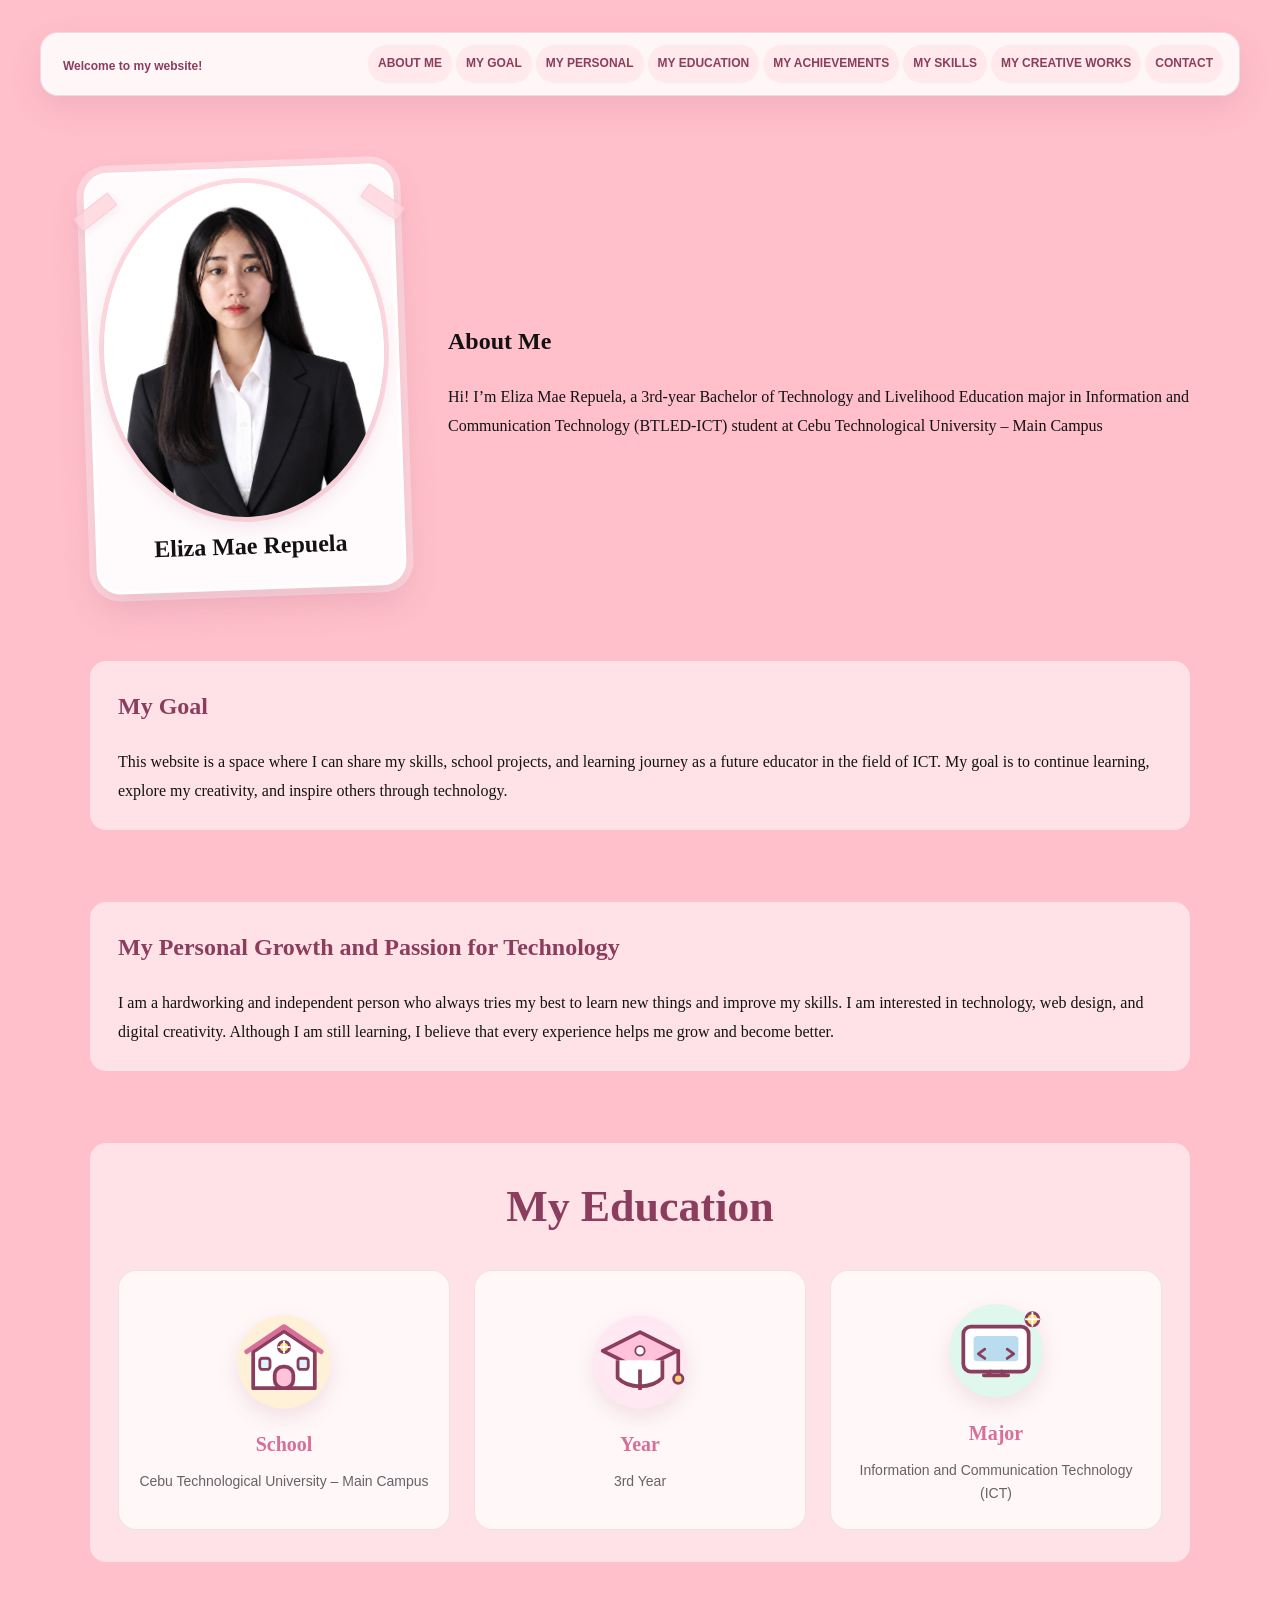
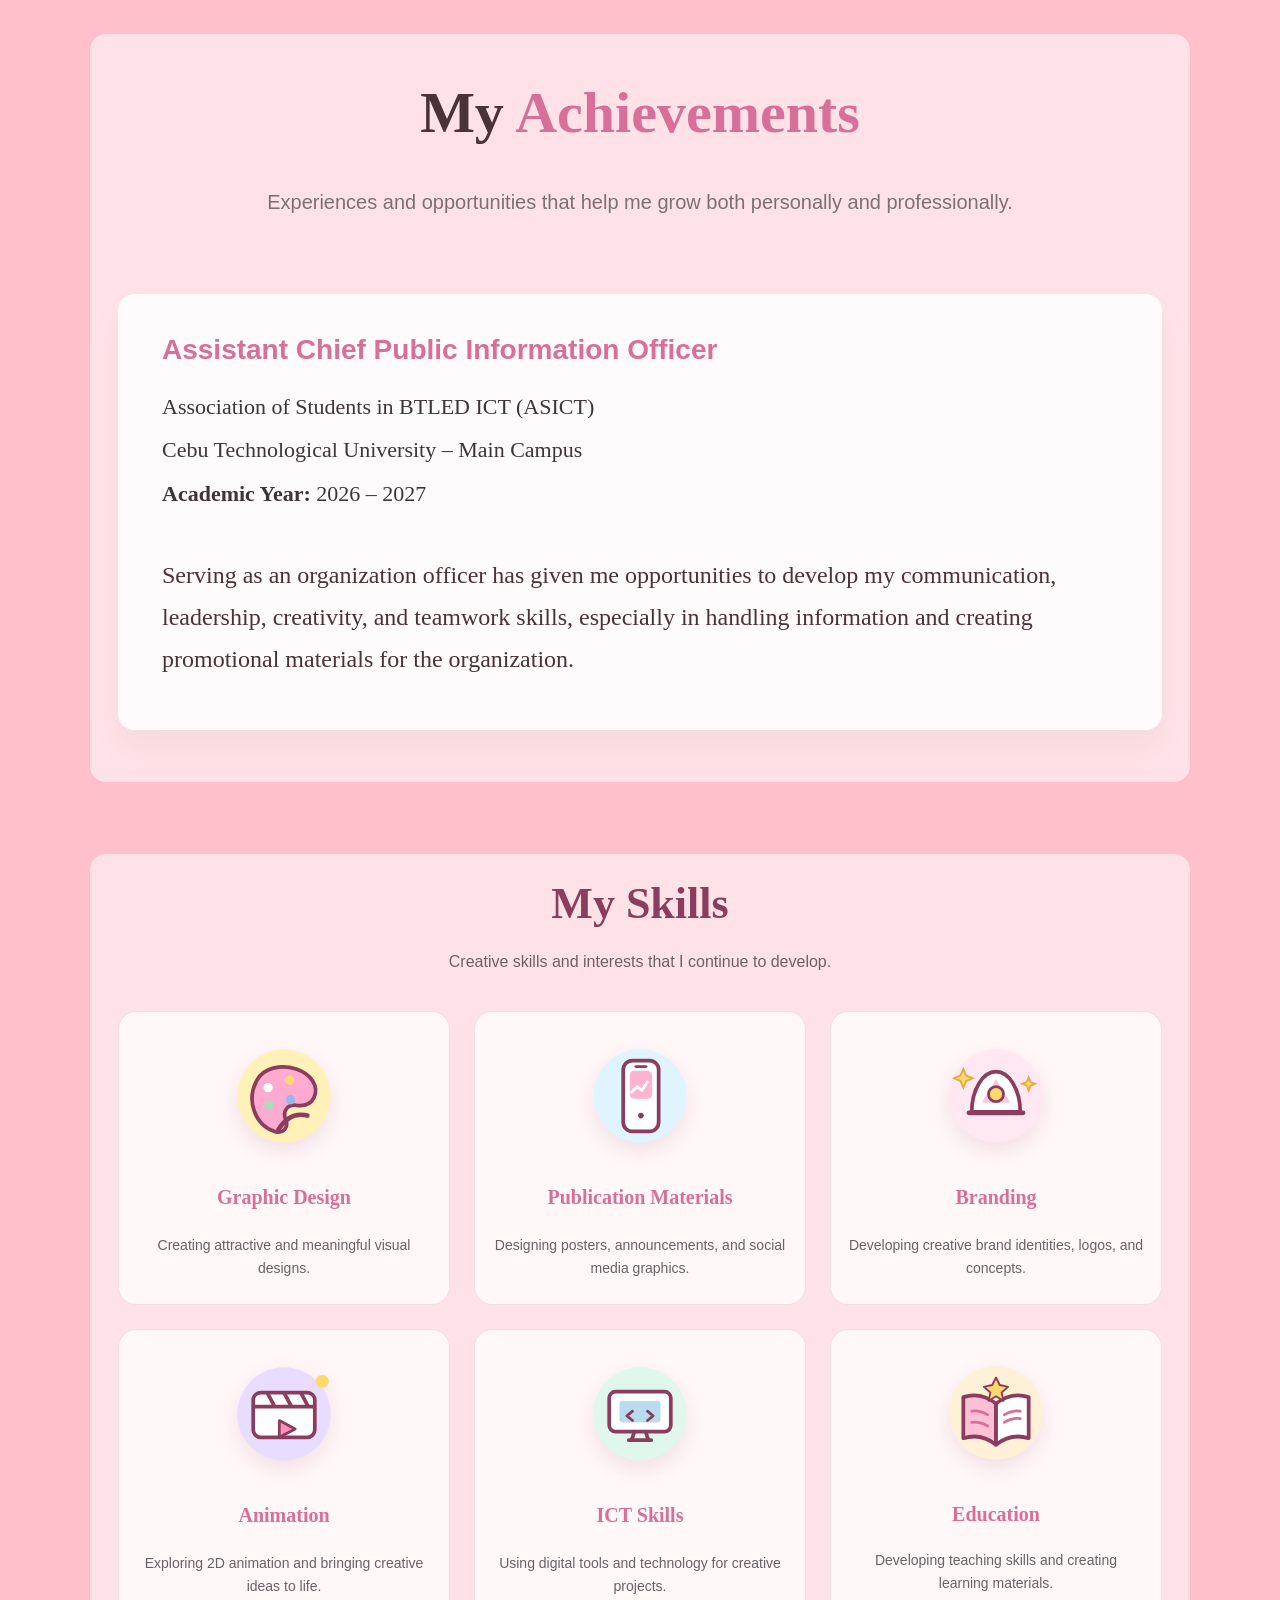
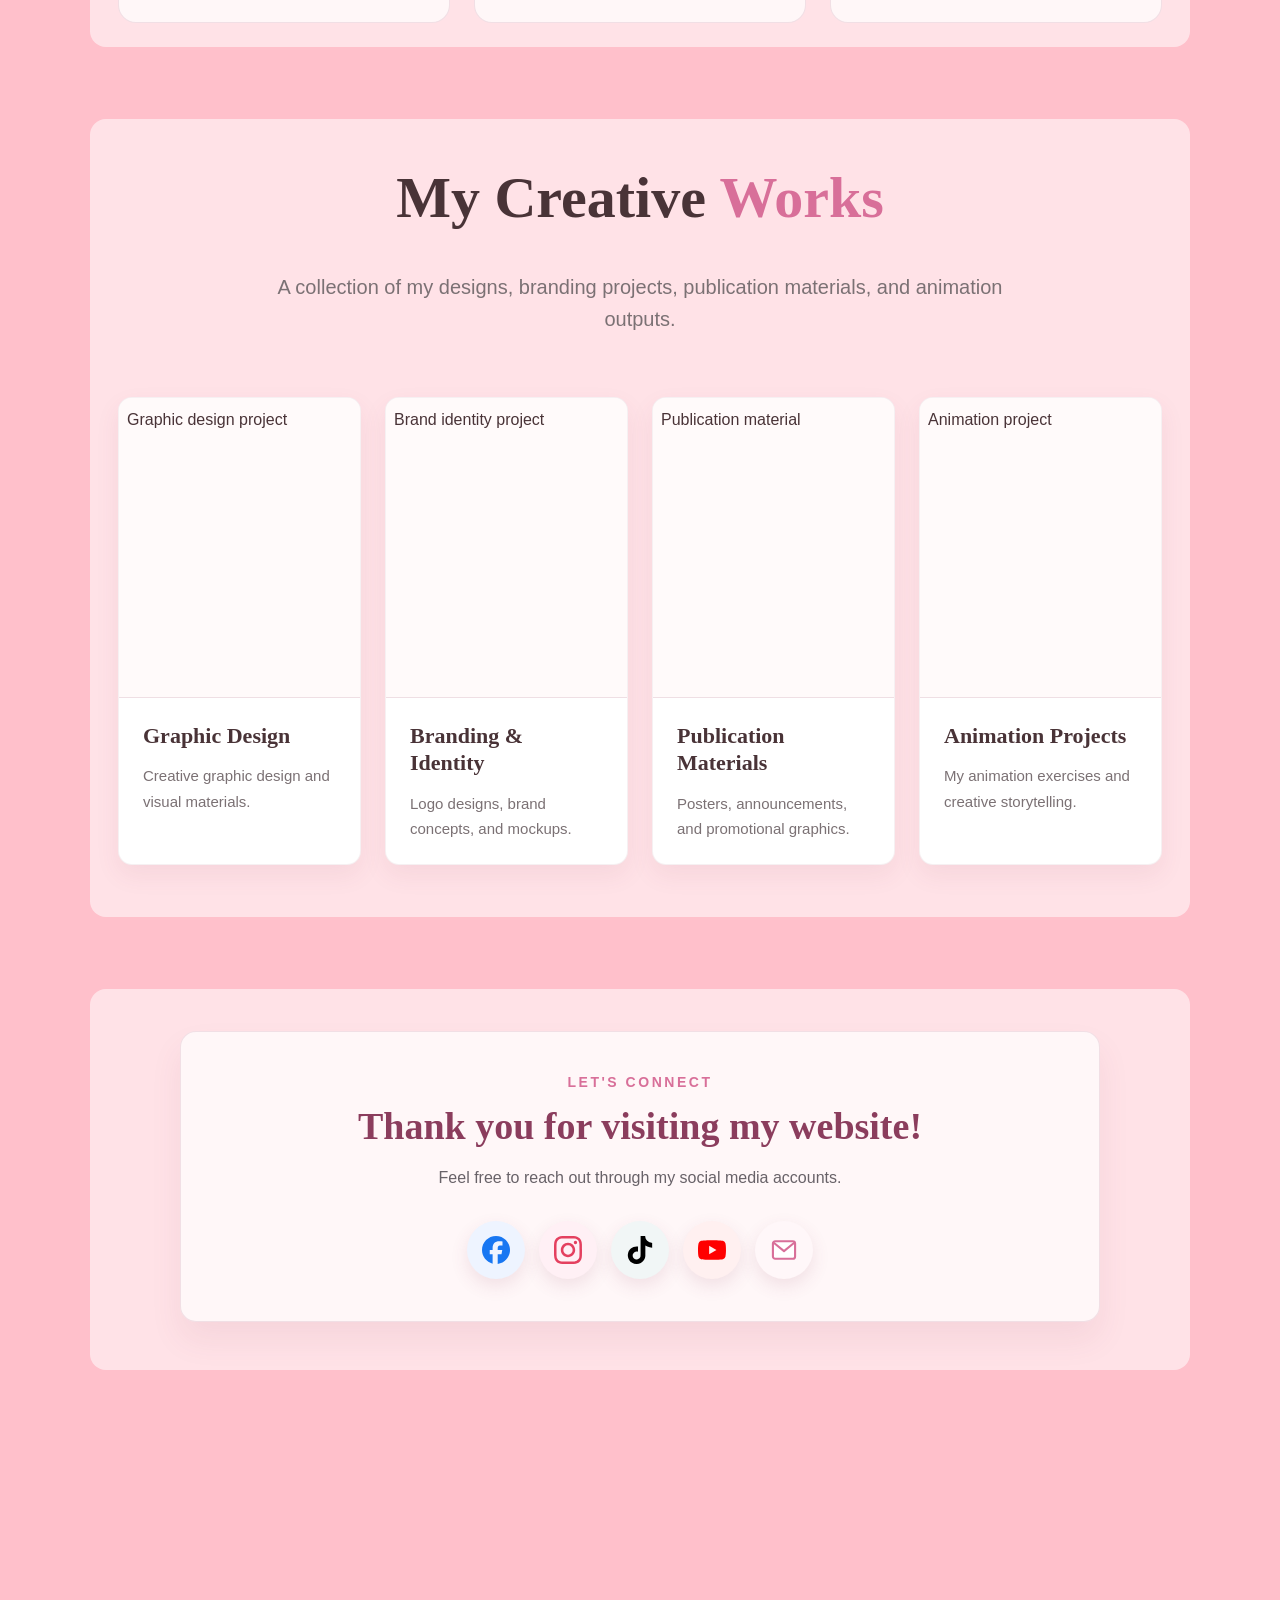
<file: index.html>
<!doctype html>
<html lang="en">
<head>
    <meta charset="utf-8">
    <meta name="viewport" content="width=device-width, initial-scale=1">
    <meta http-equiv="refresh" content="0; url=Eliza/eliza.html">
    <title>Eliza Mae Repuela</title>
</head>
<body>
    <p><a href="Eliza/eliza.html">Open Eliza Mae Repuela's website</a></p>
</body>
</html>
</file>
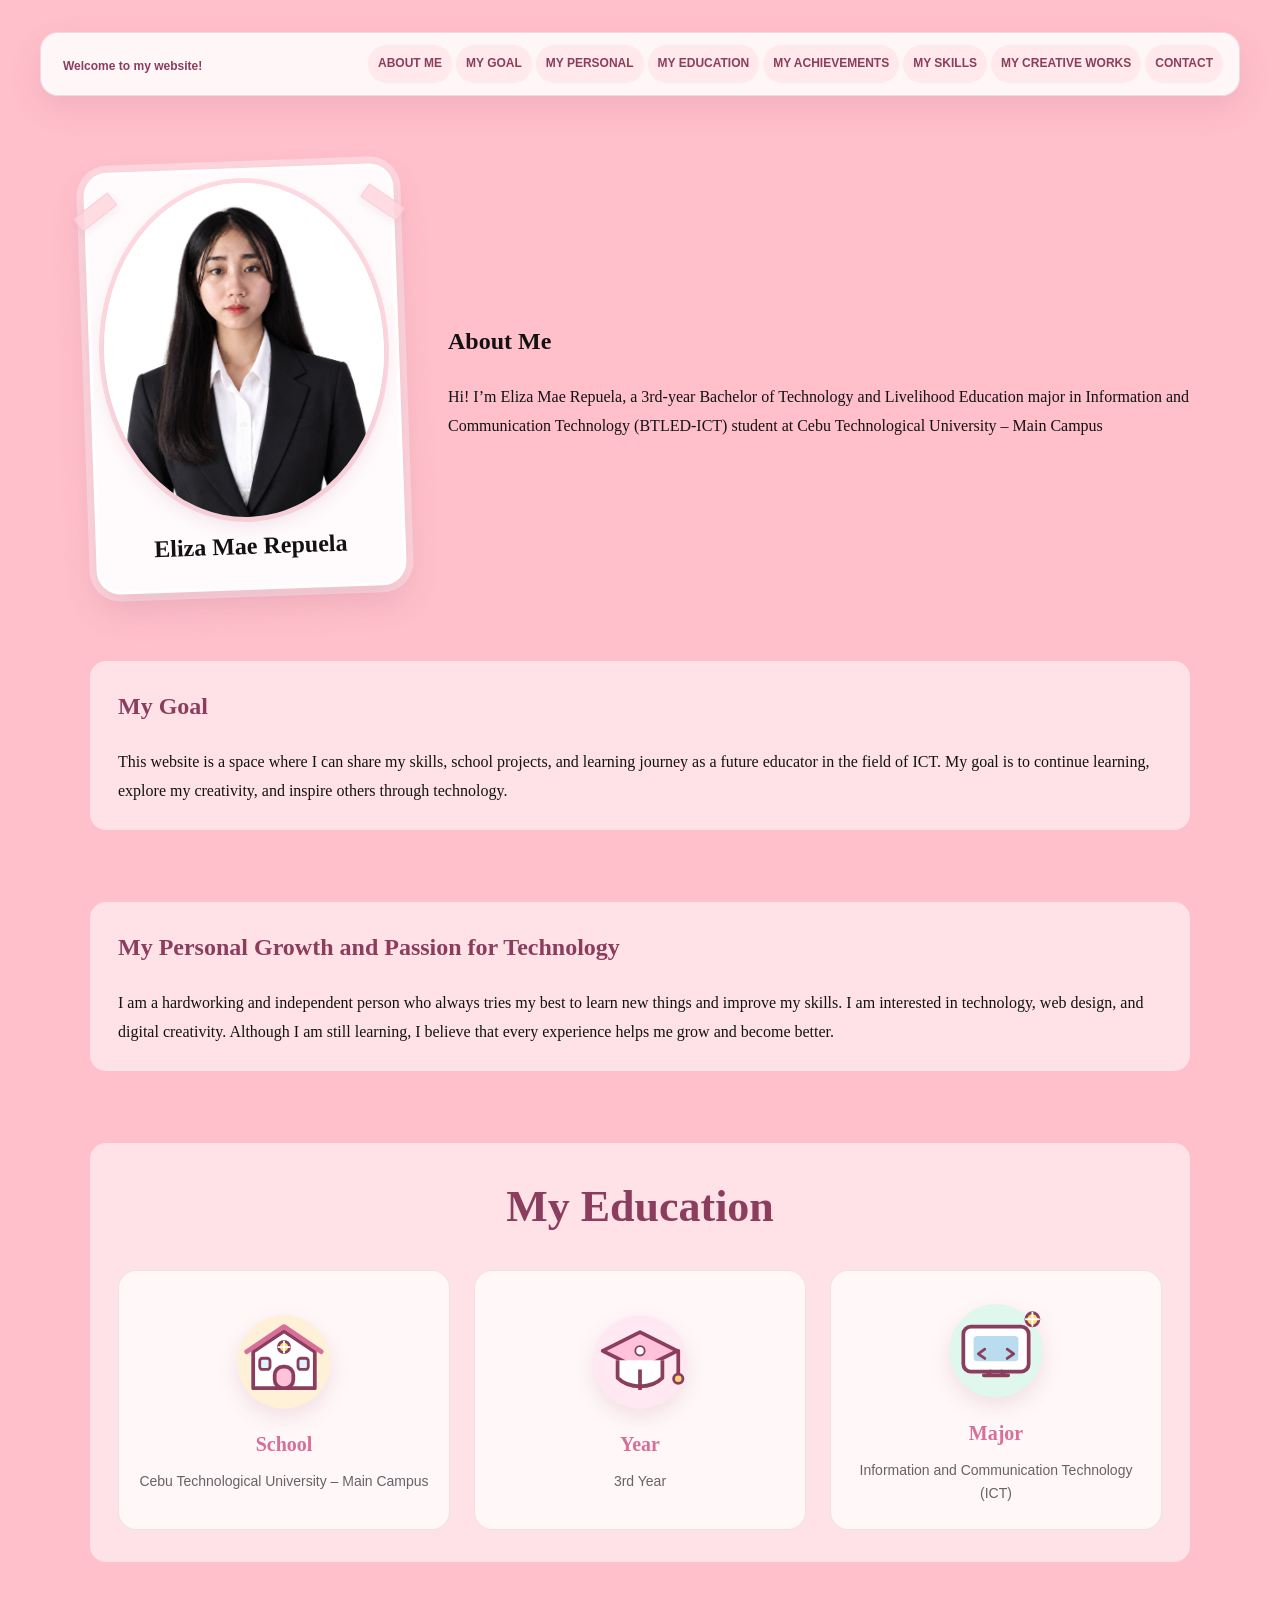
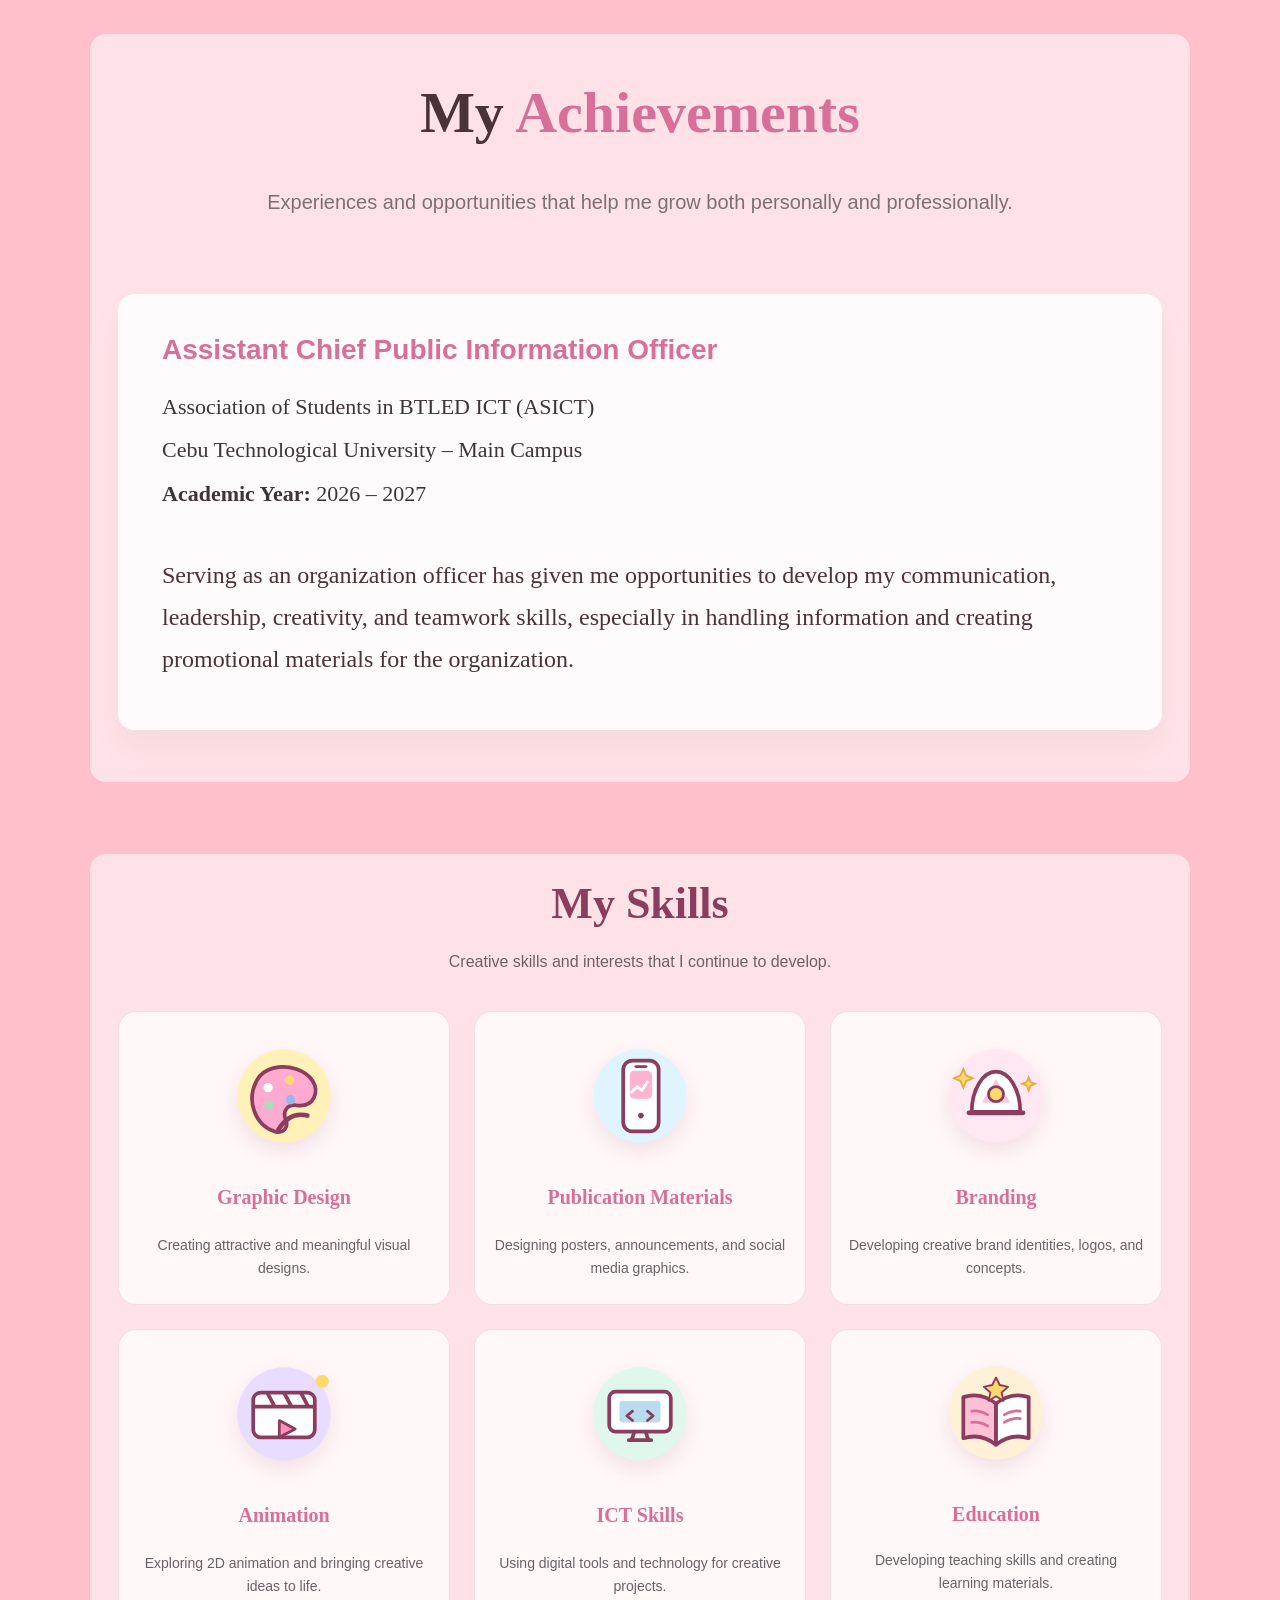
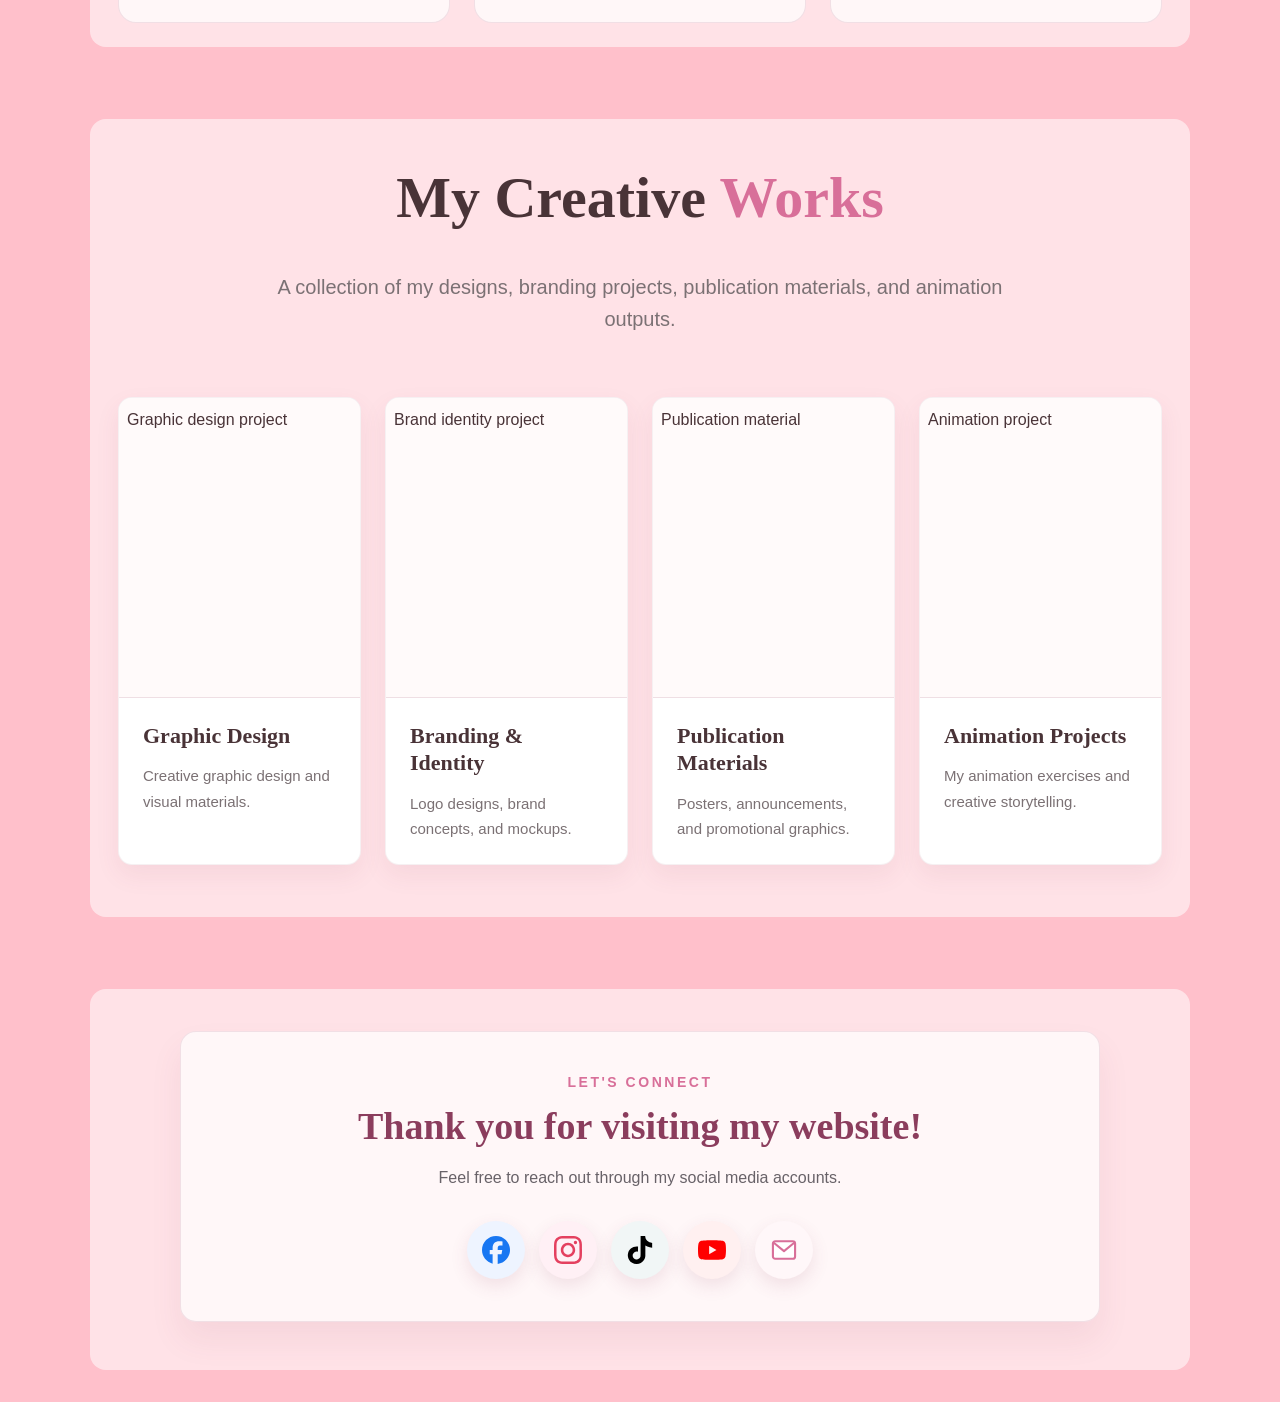
<file: Eliza/eliza.html>
<!DOCTYPE html>
<html lang="en">
<head>
    <meta charset="UTF-8">
    <meta name="viewport" content="width=device-width, initial-scale=1.0">
    <title>Eliza Mae Repuela</title>
    <link rel="stylesheet" href="Eliza.css">
    <script src="Eliza.js" defer></script>
</head>
<body>
    <header>
        <p><a class="brand" href="#about" aria-label="Go to About Me">Welcome to my website!</a></p>
        <button class="menu-toggle" type="button" aria-expanded="false" aria-controls="main-navigation">
            <span></span>
            <span></span>
            <span></span>
            <span class="menu-label">Menu</span>
        </button>
        <nav id="main-navigation" aria-label="Main navigation">
            <a href="#about">ABOUT ME</a>
            <a href="#goal">MY GOAL</a>
            <a href="#personal">MY PERSONAL</a>
            <a href="#education">MY EDUCATION</a>
            <a href="#achievements">MY ACHIEVEMENTS</a>
            <a href="#skills">MY SKILLS</a>
            <a href="#creative-works">MY CREATIVE WORKS</a>
            <a href="#contact">CONTACT</a>
        </nav>
    </header>
    <main>
        <section class="about" id="about">
            <div class="about-main">
                <div class="about-text">
                    <h2>About Me</h2>
                    <p>Hi! I’m Eliza Mae Repuela, a 3rd-year Bachelor of Technology and Livelihood Education major in Information and Communication Technology (BTLED-ICT) student at Cebu Technological University – Main Campus</p>
                </div>
                <figure class="profile">
                    <img src="Eliza.jpg" alt="person Eliza Mae Repuela">
                    <figcaption>
                        <h1>Eliza Mae Repuela</h1>
                    </figcaption>
                </figure>
            </div>
        </section>
        <section class="goal" id="goal">
            <h2>My Goal</h2>
            <p>This website is a space where I can share my skills, school projects, and learning journey as a future educator in the field of ICT. My goal is to continue learning, explore my creativity, and inspire others through technology.</p>
        </section>
        <section class="personal" id="personal">
            <h2>My Personal Growth and Passion for Technology</h2>
            <p>I am a hardworking and independent person who always tries my best to learn new things and improve my skills. I am interested in technology, web design, and digital creativity. Although I am still learning, I believe that every experience helps me grow and become better.</p>
        </section>
        <section class="education" id="education">
            <h2>My Education</h2>
            <div class="education-grid">
                <article class="education-card">
                    <div class="education-icon" aria-hidden="true">
                        <svg viewBox="0 0 120 120" role="img">
                            <circle cx="60" cy="60" r="50" fill="#fff0d8"/>
                            <path d="M27 49l33-22 33 22v39H27V49z" fill="#fff" stroke="#8b3d5d" stroke-width="4" stroke-linejoin="round"/>
                            <path d="M20 49l40-27 40 27" fill="none" stroke="#d86f99" stroke-width="5" stroke-linecap="round" stroke-linejoin="round"/>
                            <rect x="50" y="65" width="20" height="23" rx="9" fill="#ffc2d8" stroke="#8b3d5d" stroke-width="4"/>
                            <rect x="34" y="56" width="11" height="12" rx="3" fill="#dff4ff" stroke="#8b3d5d" stroke-width="3"/>
                            <rect x="75" y="56" width="11" height="12" rx="3" fill="#dff4ff" stroke="#8b3d5d" stroke-width="3"/>
                            <circle cx="60" cy="44" r="6" fill="#ffd86e" stroke="#8b3d5d" stroke-width="3"/>
                            <path d="M60 38v12M54 44h12" stroke="#fff" stroke-width="2" stroke-linecap="round"/>
                        </svg>
                    </div>
                    <h3>School</h3>
                    <p>Cebu Technological University – Main Campus</p>
                </article>
                <article class="education-card">
                    <div class="education-icon" aria-hidden="true">
                        <svg viewBox="0 0 120 120" role="img">
                            <circle cx="60" cy="60" r="50" fill="#ffe8f1"/>
                            <path d="M20 48l40-20 40 20-40 20-40-20z" fill="#ffc2d8" stroke="#8b3d5d" stroke-width="4" stroke-linejoin="round"/>
                            <path d="M36 58v19c12 12 36 12 48 0V58" fill="#fff" stroke="#8b3d5d" stroke-width="4" stroke-linejoin="round"/>
                            <path d="M60 68v22" stroke="#8b3d5d" stroke-width="4"/>
                            <path d="M101 48v26" stroke="#8b3d5d" stroke-width="4" stroke-linecap="round"/>
                            <circle cx="101" cy="78" r="5" fill="#ffd86e" stroke="#8b3d5d" stroke-width="3"/>
                            <circle cx="60" cy="48" r="5" fill="#fff" stroke="#8b3d5d" stroke-width="2"/>
                        </svg>
                    </div>
                    <h3>Year</h3>
                    <p>3rd Year</p>
                </article>
                <article class="education-card">
                    <div class="education-icon" aria-hidden="true">
                        <svg viewBox="0 0 120 120" role="img">
                            <circle cx="60" cy="60" r="50" fill="#dff7ec"/>
                            <rect x="25" y="34" width="70" height="48" rx="8" fill="#fff" stroke="#8b3d5d" stroke-width="4"/>
                            <rect x="36" y="44" width="48" height="27" rx="4" fill="#b9ddef"/>
                            <path d="M48 58l-7 5 7 5m24-10l7 5-7 5" fill="none" stroke="#8b3d5d" stroke-width="3" stroke-linecap="round" stroke-linejoin="round"/>
                            <path d="M47 86h26M54 82l-3 4m15-4l3 4" fill="none" stroke="#8b3d5d" stroke-width="4" stroke-linecap="round"/>
                            <circle cx="99" cy="26" r="7" fill="#ffd86e" stroke="#8b3d5d" stroke-width="3"/>
                            <path d="M99 19v14M92 26h14" stroke="#fff" stroke-width="2" stroke-linecap="round"/>
                        </svg>
                    </div>
                    <h3>Major</h3>
                    <p>Information and Communication Technology (ICT)</p>
                </article>
            </div>
        </section>
        <section class="achievements" id="achievements">
            <h2>My <span>Achievements</span></h2>
            <p class="achievements-description">Experiences and opportunities that help me grow both personally and professionally.</p>
            <article class="achievement-card">
                <h3>Assistant Chief Public Information Officer</h3>
                <p class="achievement-subtitle">Association of Students in BTLED ICT (ASICT)</p>
                <p class="achievement-place">Cebu Technological University – Main Campus</p>
                <p class="achievement-year"><strong>Academic Year:</strong> 2026 – 2027</p>
                <p class="achievement-description">Serving as an organization officer has given me opportunities to develop my communication, leadership, creativity, and teamwork skills, especially in handling information and creating promotional materials for the organization.</p>
            </article>
        </section>
        <section class="skills" id="skills">
            <h2>My Skills</h2>
            <p class="skills-description">Creative skills and interests that I continue to develop.</p>
            <div class="skills-grid">
                <article class="skill-card">
                    <div class="skill-icon" aria-hidden="true">
                        <svg viewBox="0 0 120 120" role="img">
                            <circle cx="60" cy="60" r="50" fill="#fff1b8"/>
                            <path d="M73 31c16 5 25 19 19 31-4 8-11 9-19 8-10-1-15 7-11 16 3 8-3 15-12 12C29 91 19 65 31 43c8-14 27-17 42-12z" fill="#ffaad0" stroke="#8b3d5d" stroke-width="4" stroke-linejoin="round"/>
                            <circle cx="43" cy="51" r="5" fill="#fff"/>
                            <circle cx="66" cy="43" r="5" fill="#ffd86e"/>
                            <circle cx="44" cy="70" r="5" fill="#a8ddc1"/>
                            <circle cx="67" cy="64" r="5" fill="#92b9e8"/>
                            <path d="M54 96c8-13 19-18 31-15" fill="none" stroke="#8b3d5d" stroke-width="5" stroke-linecap="round"/>
                        </svg>
                    </div>
                    <h3>Graphic Design</h3>
                    <p>Creating attractive and meaningful visual designs.</p>
                </article>
                <article class="skill-card">
                    <div class="skill-icon" aria-hidden="true">
                        <svg viewBox="0 0 120 120" role="img">
                            <circle cx="60" cy="60" r="50" fill="#dff4ff"/>
                            <rect x="42" y="22" rx="10" width="38" height="76" fill="#fff" stroke="#8b3d5d" stroke-width="4"/>
                            <rect x="49" y="33" width="24" height="30" rx="5" fill="#ffb3cf"/>
                            <circle cx="61" cy="81" r="3" fill="#8b3d5d"/>
                            <rect x="54" y="27" width="14" height="3" rx="2" fill="#8b3d5d"/>
                            <path d="M51 56l6-6 5 4 6-9" fill="none" stroke="#fff" stroke-width="3" stroke-linecap="round" stroke-linejoin="round"/>
                        </svg>
                    </div>
                    <h3>Publication Materials</h3>
                    <p>Designing posters, announcements, and social media graphics.</p>
                </article>
                <article class="skill-card">
                    <div class="skill-icon" aria-hidden="true">
                        <svg viewBox="0 0 120 120" role="img">
                            <circle cx="60" cy="60" r="50" fill="#ffe8f1"/>
                            <path d="M34 77c0-24 12-43 26-43s26 19 26 43H34z" fill="#fff" stroke="#8b3d5d" stroke-width="4" stroke-linejoin="round"/>
                            <path d="M45 67l15-25 15 25H45z" fill="#ffc2d8"/>
                            <circle cx="60" cy="58" r="8" fill="#ffd86e" stroke="#8b3d5d" stroke-width="3"/>
                            <path d="M31 78h58" stroke="#8b3d5d" stroke-width="5" stroke-linecap="round"/>
                            <path d="M25 31l3 7 7 3-7 3-3 7-3-7-7-3 7-3 3-7zm70 9l2 5 5 2-5 2-2 5-2-5-5-2 5-2 2-5z" fill="#ffd86e" stroke="#e2ad45" stroke-width="2"/>
                        </svg>
                    </div>
                    <h3>Branding</h3>
                    <p>Developing creative brand identities, logos, and concepts.</p>
                </article>
                <article class="skill-card">
                    <div class="skill-icon" aria-hidden="true">
                        <svg viewBox="0 0 120 120" role="img">
                            <circle cx="60" cy="60" r="50" fill="#e8dcff"/>
                            <rect x="27" y="37" width="66" height="48" rx="8" fill="#fff" stroke="#8b3d5d" stroke-width="4"/>
                            <path d="M27 52h66M42 37l8 15m10-15l8 15m10-15l8 15" fill="none" stroke="#8b3d5d" stroke-width="4"/>
                            <path d="M55 67l17 9-17 9V67z" fill="#ff91b8" stroke="#8b3d5d" stroke-width="3" stroke-linejoin="round"/>
                            <circle cx="101" cy="25" r="7" fill="#ffd86e"/>
                        </svg>
                    </div>
                    <h3>Animation</h3>
                    <p>Exploring 2D animation and bringing creative ideas to life.</p>
                </article>
                <article class="skill-card">
                    <div class="skill-icon" aria-hidden="true">
                        <svg viewBox="0 0 120 120" role="img">
                            <circle cx="60" cy="60" r="50" fill="#dff7ec"/>
                            <rect x="27" y="36" width="66" height="43" rx="7" fill="#fff" stroke="#8b3d5d" stroke-width="4"/>
                            <rect x="38" y="46" width="44" height="23" rx="3" fill="#b9ddef"/>
                            <path d="M48 88h24M54 79l-3 9m15-9l3 9" stroke="#8b3d5d" stroke-width="4" stroke-linecap="round"/>
                            <path d="M52 57l-6 5 6 5m16-10l6 5-6 5" fill="none" stroke="#8b3d5d" stroke-width="3" stroke-linecap="round" stroke-linejoin="round"/>
                        </svg>
                    </div>
                    <h3>ICT Skills</h3>
                    <p>Using digital tools and technology for creative projects.</p>
                </article>
                <article class="skill-card education-card">
                    <div class="skill-icon" aria-hidden="true">
                        <svg viewBox="0 0 120 120" role="img">
                            <circle cx="60" cy="60" r="50" fill="#fff0d8"/>
                            <path d="M25 43c13-4 25-1 35 7v44c-10-8-22-11-35-7V43z" fill="#ffbfd4" stroke="#8b3d5d" stroke-width="4" stroke-linejoin="round"/>
                            <path d="M95 43c-13-4-25-1-35 7v44c10-8 22-11 35-7V43z" fill="#fff" stroke="#8b3d5d" stroke-width="4" stroke-linejoin="round"/>
                            <path d="M60 50v44" stroke="#8b3d5d" stroke-width="3"/>
                            <path d="M34 58c7-1 12 1 17 4m-17 8c7-1 12 1 17 4m18-12c5-3 10-5 17-4m-17 12c5-3 10-5 17-4" fill="none" stroke="#d86f99" stroke-width="3" stroke-linecap="round"/>
                            <path d="M60 22l4 8 9 2-7 6 2 9-8-5-8 5 2-9-7-6 9-2 4-8z" fill="#ffd86e" stroke="#8b3d5d" stroke-width="2" stroke-linejoin="round"/>
                        </svg>
                    </div>
                    <h3>Education</h3>
                    <p>Developing teaching skills and creating learning materials.</p>
                </article>
            </div>
        </section>
        <section class="creative-works" id="creative-works">
            <h2>My Creative <span>Works</span></h2>
            <p class="works-description">A collection of my designs, branding projects, publication materials, and animation outputs.</p>
            <div class="works-grid">
                <article class="work-card">
                    <div class="work-preview">
                        <span>Graphic design project</span>
                    </div>
                    <div class="work-info">
                        <h3>Graphic Design</h3>
                        <p>Creative graphic design and visual materials.</p>
                    </div>
                </article>
                <article class="work-card">
                    <div class="work-preview">
                        <span>Brand identity project</span>
                    </div>
                    <div class="work-info">
                        <h3>Branding &amp; Identity</h3>
                        <p>Logo designs, brand concepts, and mockups.</p>
                    </div>
                </article>
                <article class="work-card">
                    <div class="work-preview">
                        <span>Publication material</span>
                    </div>
                    <div class="work-info">
                        <h3>Publication Materials</h3>
                        <p>Posters, announcements, and promotional graphics.</p>
                    </div>
                </article>
                <article class="work-card">
                    <div class="work-preview">
                        <span>Animation project</span>
                    </div>
                    <div class="work-info">
                        <h3>Animation Projects</h3>
                        <p>My animation exercises and creative storytelling.</p>
                    </div>
                </article>
            </div>
        </section>
        <section class="social-links" id="contact" aria-label="Social media links">
            <div class="social-links-content">
                <p class="social-eyebrow">LET'S CONNECT</p>
                <h2>Thank you for visiting my website!</h2>
                <p class="social-description">Feel free to reach out through my social media accounts.</p>
                <div class="social-button-group" aria-label="Eliza's social media accounts">
                    <a class="social-button facebook" href="https://www.facebook.com/elizamae.repuela" target="_blank" rel="noopener noreferrer" aria-label="Visit Eliza on Facebook" title="Facebook">
                        <img src="icons/facebook.svg" alt="">
                    </a>
                    <a class="social-button instagram" href="https://www.instagram.com/____maelia/" target="_blank" rel="noopener noreferrer" aria-label="Visit Eliza on Instagram" title="Instagram">
                        <img src="icons/instagram.svg" alt="">
                    </a>
                    <a class="social-button tiktok" href="https://www.tiktok.com/@https.ms.eliza" target="_blank" rel="noopener noreferrer" aria-label="Visit Eliza on TikTok" title="TikTok">
                        <img src="icons/tiktok.svg" alt="">
                    </a>
                    <a class="social-button youtube" href="https://www.youtube.com/channel/UCRe0fZ_t9rD2YlhHFpXrYkA" target="_blank" rel="noopener noreferrer" aria-label="Visit Eliza on YouTube" title="YouTube">
                        <img src="icons/youtube.svg" alt="">
                    </a>
                    <a class="social-button gmail" href="mailto:elizamaerepuela@gmail.com" aria-label="Email Eliza Mae Repuela" title="Gmail">
                        <svg viewBox="0 0 24 24" aria-hidden="true">
                            <rect x="2.5" y="4.5" width="19" height="15" rx="2" fill="#fff" stroke="#d86f99" stroke-width="1.8"/>
                            <path d="M3.5 6l8.5 7 8.5-7" fill="none" stroke="#d86f99" stroke-width="1.8" stroke-linecap="round" stroke-linejoin="round"/>
                        </svg>
                    </a>
                </div>
            </div>
        </section>
    </main>
</body>
</html>
</file>
<file: Eliza/Eliza.css>
* {
    box-sizing: border-box;
}

html {
    min-height: 100%;
    background-color: #ffc0cb;
    scroll-behavior: smooth;
    overflow-x: hidden;
}

body{
    margin: 0;
    min-height: 100vh;
    padding: 32px 20px;
    color: #121212;
    background-color: #ffc0cb;
    background-image: none;
    font-family: "yu mincho", "hiragino mincho pron", serif;
    line-height: 1.8;
    overflow-x: hidden;
}

h1,
h2,
h3,
p {
    overflow-wrap: anywhere;
}

header {
    position: sticky;
    top: 0;
    z-index: 1000;
    max-width: 1200px;
    width: calc(100% - 40px);
    margin: 0 auto;
    padding: 12px 16px 12px 22px;
    display: flex;
    align-items: center;
    justify-content: space-between;
    gap: 16px;
    border: 1px solid rgba(139, 61, 93, 0.14);
    border-radius: 18px;
    background: rgba(255, 249, 250, 0.94);
    box-shadow: 0 12px 32px rgba(139, 61, 93, 0.12);
    backdrop-filter: blur(12px);
}

header p {
    margin: 0;
    flex-shrink: 0;
    font-family: Georgia, "Times New Roman", serif;
    font-size: clamp(16px, 1.8vw, 20px);
    font-weight: bold;
    line-height: 1.25;
}

header .brand {
    padding: 0;
    border: 0;
    border-radius: 0;
    color: #8b3d5d;
    background: none;
}

header .brand:hover,
header .brand:focus-visible {
    background: none;
    border: 0;
    transform: none;
}

.menu-toggle {
    display: none;
}

header nav {
    flex: 1;
    display: flex;
    flex-wrap: nowrap;
    justify-content: flex-end;
    gap: 4px;
    min-width: 0;
}

header a {
    display: inline-block;
    padding: 7px 9px;
    border: 1px solid transparent;
    border-radius: 999px;
    color: #8b3d5d;
    background-color: rgba(255, 192, 203, 0.25);
    font-family: Arial, sans-serif;
    font-size: 12px;
    font-weight: bold;
    white-space: nowrap;
    text-decoration: none;
    transition: background-color 160ms ease, border-color 160ms ease, transform 160ms ease, color 160ms ease;
}

header a:hover,
header a:focus-visible,
header a.active {
    background-color: #fff;
    border-color: rgba(139, 61, 93, 0.25);
    transform: translateY(-2px);
}

section[id] {
    scroll-margin-top: 110px;
}

.about {
    max-width: 1100px;
    margin: 72px auto 0;
}

.about-main {
    display: flex;
    flex-direction: row-reverse;
    align-items: center;
    gap: 48px;
}

.about-text {
    flex: 1;
    text-align: left;
}

.profile {
    flex: 0 0 auto;
    margin: 0;
    position: relative;
    padding: 12px 12px 18px;
    border: 3px solid rgba(255, 255, 255, 0.95);
    border-radius: 24px;
    background: #fffafc;
    box-shadow:
        0 16px 34px rgba(139, 61, 93, 0.16),
        0 0 0 7px rgba(255, 255, 255, 0.38);
    text-align: center;
    transform: rotate(-2deg);
}

.profile::before,
.profile::after {
    content: "";
    position: absolute;
    width: 42px;
    height: 14px;
    z-index: 2;
    border: 1px solid rgba(139, 61, 93, 0.08);
    background: rgba(255, 213, 221, 0.82);
    box-shadow: 0 3px 7px rgba(139, 61, 93, 0.08);
}

.profile::before {
    left: -14px;
    top: 28px;
    transform: rotate(-36deg);
}

.profile::after {
    right: -14px;
    top: 28px;
    transform: rotate(36deg);
}

img {
    width: 280px;
    max-width: 100%;
    height: auto;
}

.profile img {
    display: block;
    border: 0;
    border-radius: 50%;
    box-shadow:
        0 8px 18px rgba(139, 61, 93, 0.12),
        0 0 0 5px #ffdce4;
}

.profile h1 {
    margin: 8px 0 0;
}

.goal,
.personal {
    max-width: 1100px;
    margin: 72px auto 0;
    padding: 24px 28px;
    border-radius: 16px;
    background-color: rgba(255, 255, 255, 0.55);
}

.goal h2,
.personal h2 {
    margin-top: 0;
    color: #8b3d5d;
}

.goal p,
.personal p {
    margin-bottom: 0;
}

.skills {
    max-width: 1100px;
    margin: 72px auto 0;
    padding: 24px 28px;
    border-radius: 16px;
    background-color: rgba(255, 255, 255, 0.55);
}

.skills h2 {
    margin-top: 0;
    margin-bottom: 18px;
    color: #8b3d5d;
    text-align: center;
    font-size: clamp(36px, 5vw, 44px);
    line-height: 1.2;
}

.skills-description {
    margin: 0 0 36px;
    color: #6d6266;
    text-align: center;
    font-family: Arial, sans-serif;
    font-size: 16px;
    line-height: 1.6;
}

.skills-grid {
    display: grid;
    grid-template-columns: repeat(3, minmax(0, 1fr));
    gap: 24px;
}

.skill-card {
    min-height: 290px;
    padding: 28px 16px 24px;
    display: flex;
    flex-direction: column;
    align-items: center;
    border: 1px solid rgba(139, 61, 93, 0.12);
    border-radius: 18px;
    background: rgba(255, 249, 250, 0.92);
    text-align: center;
    transition: transform 160ms ease, box-shadow 160ms ease;
}

.education-card {
    grid-column: auto;
}

.skill-card:hover {
    transform: translateY(-6px);
    box-shadow: 0 12px 24px rgba(139, 61, 93, 0.12);
}

.skill-icon {
    width: 112px;
    height: 112px;
    margin: 0 auto 12px;
    display: flex;
    align-items: center;
    justify-content: center;
    filter: drop-shadow(0 8px 10px rgba(139, 61, 93, 0.12));
    transition: transform 180ms ease;
}

.skill-icon svg {
    width: 112px;
    height: 112px;
}

.skill-card:hover .skill-icon {
    transform: rotate(-3deg) scale(1.06);
}

.skill-card h3 {
    min-height: 52px;
    margin: 8px 0 10px;
    display: flex;
    align-items: center;
    justify-content: center;
    color: #d86f99;
    font-family: Georgia, "Times New Roman", serif;
    font-size: 20px;
    line-height: 1.25;
}

.skill-card p {
    margin: 0;
    color: #686268;
    font-family: Arial, sans-serif;
    font-size: 14px;
    line-height: 1.65;
}

.education {
    max-width: 1100px;
    margin: 72px auto 0;
    padding: 24px 28px 32px;
    border-radius: 16px;
    background-color: rgba(255, 255, 255, 0.55);
}

.education h2 {
    margin: 0 0 24px;
    color: #8b3d5d;
    text-align: center;
    font-size: clamp(36px, 5vw, 44px);
}

.education-grid {
    display: grid;
    grid-template-columns: repeat(3, minmax(0, 1fr));
    gap: 24px;
}

.education-card {
    min-height: 210px;
    padding: 24px 18px;
    display: flex;
    flex-direction: column;
    align-items: center;
    justify-content: center;
    border: 1px solid rgba(139, 61, 93, 0.12);
    border-radius: 18px;
    background: rgba(255, 249, 250, 0.92);
    text-align: center;
}

.education-icon {
    width: 112px;
    height: 112px;
    display: flex;
    align-items: center;
    justify-content: center;
    filter: drop-shadow(0 8px 10px rgba(139, 61, 93, 0.12));
    transition: transform 180ms ease;
}

.education-icon svg {
    width: 112px;
    height: 112px;
}

.education-card:hover .education-icon {
    transform: rotate(-3deg) scale(1.06);
}

.education-card h3 {
    margin: 8px 0;
    color: #d86f99;
    font-size: 20px;
}

.education-card p {
    margin: 0;
    color: #686268;
    font-family: Arial, sans-serif;
    font-size: 14px;
    line-height: 1.65;
}

.achievements {
    max-width: 1100px;
    margin: 72px auto 0;
    padding: 44px 28px 52px;
    border-radius: 16px;
    background-color: rgba(255, 255, 255, 0.55);
    text-align: center;
}

.achievements h2 {
    margin: 0;
    color: #493337;
    font-family: Georgia, "Times New Roman", serif;
    font-size: clamp(42px, 5vw, 58px);
    line-height: 1.2;
}

.achievements h2 span {
    color: #d86f99;
}

.achievements-description {
    max-width: 820px;
    margin: 38px auto 76px;
    color: #7b7174;
    font-family: Arial, sans-serif;
    font-size: 20px;
    line-height: 1.6;
}

.achievement-card {
    min-height: 420px;
    padding: 38px 44px;
    border-radius: 16px;
    background: rgba(255, 255, 255, 0.82);
    box-shadow: 0 18px 32px rgba(139, 61, 93, 0.06);
    text-align: left;
}

.achievement-card h3 {
    margin: 0 0 24px;
    color: #d86f99;
    font-family: Arial, sans-serif;
    font-size: 28px;
    line-height: 1.25;
}

.achievement-card p {
    margin: 0 0 12px;
    color: #3f3437;
    font-size: 22px;
    line-height: 1.45;
}

.achievement-card .achievement-year {
    margin-bottom: 0;
}

.achievement-card .achievement-description {
    margin-top: 44px;
    color: #493337;
    font-size: 24px;
    line-height: 1.75;
}

.creative-works {
    max-width: 1100px;
    margin: 72px auto 0;
    padding: 44px 28px 52px;
    border-radius: 16px;
    background-color: rgba(255, 255, 255, 0.55);
    text-align: center;
}

.creative-works h2 {
    margin: 0;
    color: #493337;
    font-family: Georgia, "Times New Roman", serif;
    font-size: clamp(42px, 5vw, 58px);
    line-height: 1.2;
}

.creative-works h2 span {
    color: #d86f99;
}

.works-description {
    max-width: 760px;
    margin: 38px auto 62px;
    color: #7b7174;
    font-family: Arial, sans-serif;
    font-size: 20px;
    line-height: 1.6;
}

.works-grid {
    display: grid;
    grid-template-columns: repeat(4, minmax(0, 1fr));
    gap: 24px;
}

.work-card {
    overflow: hidden;
    border: 1px solid rgba(139, 61, 93, 0.08);
    border-radius: 14px;
    background: #fff;
    text-align: left;
    box-shadow: 0 10px 24px rgba(139, 61, 93, 0.08);
    transition: transform 180ms ease, box-shadow 180ms ease;
}

.work-card:hover {
    transform: translateY(-6px);
    box-shadow: 0 16px 30px rgba(139, 61, 93, 0.14);
}

.work-preview {
    height: 300px;
    display: flex;
    align-items: flex-start;
    border-bottom: 1px solid rgba(139, 61, 93, 0.14);
    background: #fffafa;
}

.work-preview span {
    width: 100%;
    padding: 8px 8px 0;
    color: #493337;
    font-family: Arial, sans-serif;
    font-size: 16px;
}

.work-info {
    min-height: 150px;
    padding: 24px 24px 22px;
}

.work-info h3 {
    margin: 0 0 14px;
    color: #493337;
    font-family: Georgia, "Times New Roman", serif;
    font-size: 22px;
    line-height: 1.25;
}

.work-info p {
    margin: 0;
    color: #7b7174;
    font-family: Arial, sans-serif;
    font-size: 15px;
    line-height: 1.7;
}

.profile-details {
    margin-top: 28px;
    padding: 18px 22px;
    gap: 16px;
    border-radius: 16px;
    border: 1px solid rgba(139, 61, 93, 0.12);
    background: rgba(255, 249, 250, 0.92);
    box-shadow: 0 10px 24px rgba(139, 61, 93, 0.08);
}

.profile-details p {
    margin: 6px 0;
    color: #686268;
    font-family: Arial, sans-serif;
    font-size: 15px;
    line-height: 1.6;
    text-align: center;
}

.profile-details strong {
    color: #8b3d5d;
}

@media (max-width: 900px) {
    body {
        padding: 20px 12px;
    }

    section[id] {
        scroll-margin-top: 100px;
    }

    header {
        position: sticky;
        width: calc(100% - 24px);
        padding: 10px 12px;
        flex-wrap: nowrap;
        overflow: visible;
    }

    header p {
        text-align: left;
    }

    .menu-toggle {
        width: 46px;
        height: 42px;
        margin-left: auto;
        display: grid;
        place-content: center;
        gap: 5px;
        position: relative;
        z-index: 2;
        border: 1px solid rgba(139, 61, 93, 0.16);
        border-radius: 12px;
        background: #fff;
        cursor: pointer;
    }

    .menu-toggle span:not(.menu-label) {
        width: 20px;
        height: 2px;
        display: block;
        border-radius: 2px;
        background: #8b3d5d;
        transition: transform 160ms ease, opacity 160ms ease;
    }

    .menu-toggle .menu-label {
        position: absolute;
        width: 1px;
        height: 1px;
        overflow: hidden;
        clip: rect(0 0 0 0);
    }

    .menu-toggle[aria-expanded="true"] span:nth-child(1) {
        transform: translateY(7px) rotate(45deg);
    }

    .menu-toggle[aria-expanded="true"] span:nth-child(2) {
        opacity: 0;
    }

    .menu-toggle[aria-expanded="true"] span:nth-child(3) {
        transform: translateY(-7px) rotate(-45deg);
    }

    header nav {
        position: absolute;
        top: calc(100% + 8px);
        left: 0;
        width: 100%;
        max-height: 0;
        display: grid;
        grid-template-columns: repeat(2, minmax(0, 1fr));
        gap: 6px;
        padding: 0 12px;
        border: 1px solid transparent;
        border-radius: 14px;
        background: rgba(255, 249, 250, 0.98);
        box-shadow: 0 14px 30px rgba(139, 61, 93, 0.16);
        overflow: hidden;
        opacity: 0;
        transition: max-height 220ms ease, opacity 160ms ease, padding 220ms ease;
    }

    header nav.open {
        max-height: 260px;
        padding-top: 12px;
        padding-bottom: 12px;
        border-color: rgba(139, 61, 93, 0.12);
        opacity: 1;
    }

    header nav a {
        width: 100%;
        padding: 9px 8px;
        text-align: center;
        font-size: 11px;
    }

    .about-main {
        flex-direction: column-reverse;
        align-items: center;
        gap: 20px;
    }

    .profile-details {
        grid-template-columns: 1fr;
        text-align: left;
    }

    .education-grid {
        grid-template-columns: 1fr;
    }

    .about-text {
        text-align: center;
    }

    .skills-grid {
        grid-template-columns: repeat(3, minmax(0, 1fr));
    }

    .achievement-card {
        min-height: 0;
    }

    .education-card {
        grid-column: auto;
    }

    .goal,
    .personal,
    .skills,
    .education,
    .achievements,
    .creative-works,
    .social-links,
    .about {
        margin-top: 48px;
    }

    .works-grid {
        grid-template-columns: repeat(2, minmax(0, 1fr));
    }

    .work-preview {
        height: 220px;
    }
}

@media (max-width: 600px) {
    body {
        padding: 12px 8px;
        width: 100%;
    }

    main,
    section,
    header {
        min-width: 0;
    }

    header {
        width: calc(100% - 16px);
        border-radius: 14px;
    }

    header nav {
        grid-template-columns: repeat(2, minmax(0, 1fr));
    }

    header p {
        max-width: calc(100% - 58px);
        font-size: 15px;
    }

    .goal,
    .personal,
    .skills,
    .education,
    .achievements,
    .creative-works,
    .social-links,
    .about {
        margin-top: 32px;
    }

    .goal,
    .personal,
    .skills,
    .education,
    .creative-works,
    .social-links {
        padding: 24px 14px;
    }

    .about-main {
        gap: 28px;
    }

    .profile {
        width: min(280px, calc(100% - 24px));
        padding: 10px 10px 14px;
    }

    .profile h1 {
        font-size: clamp(1.5rem, 7vw, 2rem);
    }

    .skills-grid {
        grid-template-columns: 1fr;
    }

    .education-grid {
        gap: 16px;
    }

    .works-grid {
        grid-template-columns: 1fr;
        width: 100%;
    }

    .work-card {
        width: 100%;
        min-width: 0;
    }

    .work-preview {
        height: 180px;
    }

    .works-description {
        margin: 24px auto 36px;
        font-size: 16px;
    }

    .creative-works h2,
    .achievements h2,
    .skills h2,
    .education h2 {
        font-size: clamp(30px, 10vw, 40px);
    }

    .achievements {
        padding: 32px 16px 36px;
    }

    .achievements-description {
        margin: 24px auto 36px;
        font-size: 16px;
    }

    .achievement-card {
        padding: 28px 20px;
    }

    .achievement-card h3 {
        font-size: 21px;
    }

    .achievement-card p {
        font-size: 17px;
    }

    .achievement-card .achievement-description {
        margin-top: 28px;
        font-size: 18px;
    }

    header a {
        padding: 7px 11px;
        font-size: 13px;
    }
}
.social-links {
    max-width: 1100px;
    margin: 72px auto 0;
    padding: 42px 28px 48px;
    border-radius: 16px;
    background: rgba(255, 255, 255, 0.55);
}

.social-links-content {
    max-width: 920px;
    margin: 0 auto;
    padding: 38px 36px 42px;
    border: 1px solid rgba(139, 61, 93, 0.12);
    border-radius: 16px;
    background: rgba(255, 249, 250, 0.92);
    box-shadow: 0 18px 32px rgba(139, 61, 93, 0.08);
    text-align: center;
}

.social-eyebrow {
    margin: 0 0 8px;
    color: #d86f99;
    font-family: Arial, sans-serif;
    font-size: 14px;
    font-weight: bold;
    letter-spacing: 0.18em;
}

.social-links h2 {
    margin: 0;
    color: #8b3d5d;
    font-family: Georgia, "Times New Roman", serif;
    font-size: clamp(28px, 4vw, 38px);
    line-height: 1.25;
}

.social-description {
    margin: 14px 0 28px;
    color: #686268;
    font-family: Arial, sans-serif;
    font-size: 16px;
}

.social-button-group {
    display: flex;
    flex-wrap: wrap;
    justify-content: center;
    gap: 14px;
}

.social-button-group .social-button {
    width: 58px;
    height: 58px;
    display: inline-flex;
    padding: 0;
    align-items: center;
    justify-content: center;
    gap: 0;
    border: 0;
    border-radius: 50%;
    background: #fff;
    box-shadow: 0 7px 18px rgba(139, 61, 93, 0.12);
    transition: background-color 160ms ease, border-color 160ms ease, transform 160ms ease, box-shadow 160ms ease;
}

.social-button-group .social-button:hover,
.social-button-group .social-button:focus-visible {
    background-color: #fff5f8;
    box-shadow: 0 12px 22px rgba(139, 61, 93, 0.16);
    transform: translateY(-4px) scale(1.04);
}

.social-button-group .social-button:focus-visible {
    outline: 2px solid #8b3d5d;
    outline-offset: 4px;
}

.social-button-group .social-button img,
.social-button-group .social-button svg {
    display: block;
    width: 28px;
    height: 28px;
}

.social-button-group .facebook {
    background: #eef4ff;
}

.social-button-group .instagram {
    background: #fff0f5;
}

.social-button-group .tiktok {
    background: #f1f6f6;
}

.social-button-group .youtube {
    background: #fff0f0;
}

.social-button-group .gmail {
    background: #fff7f9;
}

@media (max-width: 900px) {
    .social-button-group {
        gap: 12px;
    }
}

@media (max-width: 600px) {
    .social-links {
        padding: 32px 16px 36px;
    }

    .social-links-content {
        padding: 28px 16px 32px;
    }

    .social-button-group {
        gap: 10px;
    }

    .social-button-group .social-button {
        width: 54px;
        height: 54px;
    }
}
</file>
